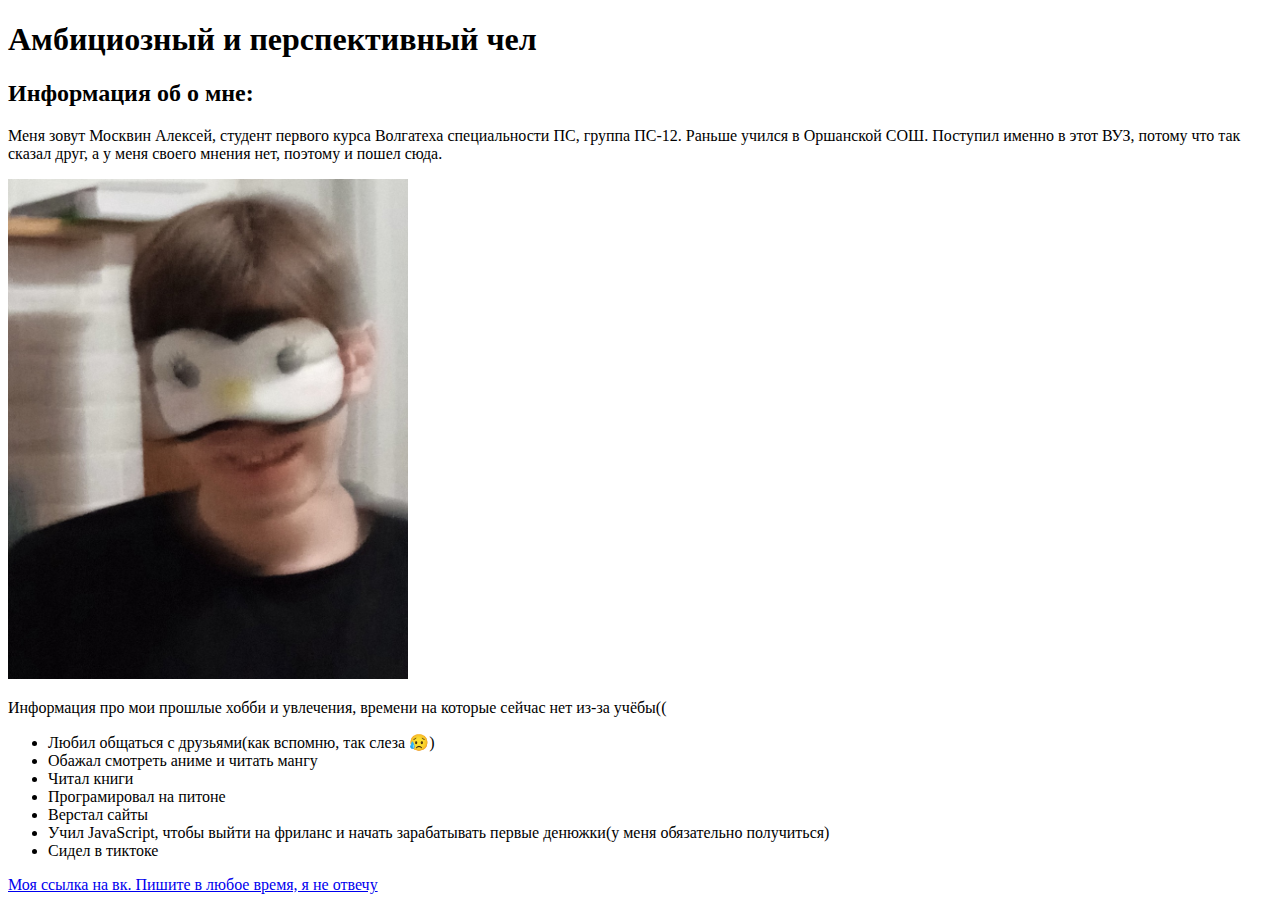
<file: lw4/index.html>
<!DOCTYPE html>
<html lang="ru">
<head>
 <meta charset="UTF-8">
 <title>Cамый мертвый гуль в тусовке</title>
</head>
<body>
 <header>
  <h1>Амбициозный и перспективный чел</h1>
 </header>
 <article>
  <h2>Информация об о мне:</h2>
  <p>
   Меня зовут Москвин Алексей, студент первого курса Волгатеха специальности ПС, группа ПС-12. Раньше учился в Оршанской СОШ.
   Поступил именно в этот ВУЗ, потому что так сказал друг, а у меня своего мнения нет, поэтому и пошел сюда.
  </p>
  <img src="my_awesome_photo.jpg" alt="Моя афигенная фотка" width="400" height="500">
  <p>Информация про мои прошлые хобби и увлечения, времени на которые сейчас нет из-за учёбы((</p>
  <ul>
   <li>Любил общаться с друзьями(как вспомню, так слеза &#128549;)</li>
   <li>Обажал смотреть аниме и читать мангу</li>
   <li>Читал книги</li>
   <li>Програмировал на питоне</li>
   <li>Верстал сайты</li>
   <li>Учил JavaScript, чтобы выйти на фриланс и начать зарабатывать первые денюжки(у меня обязательно получиться)</li>
   <li>Сидел в тиктоке</li>
  </ul>
 </article>
 <footer>
  <a href="https://vk.com/kai_yan">Моя ссылка на вк. Пишите в любое время, я не отвечу</a>
 </footer>
</body>
</html>
</file>
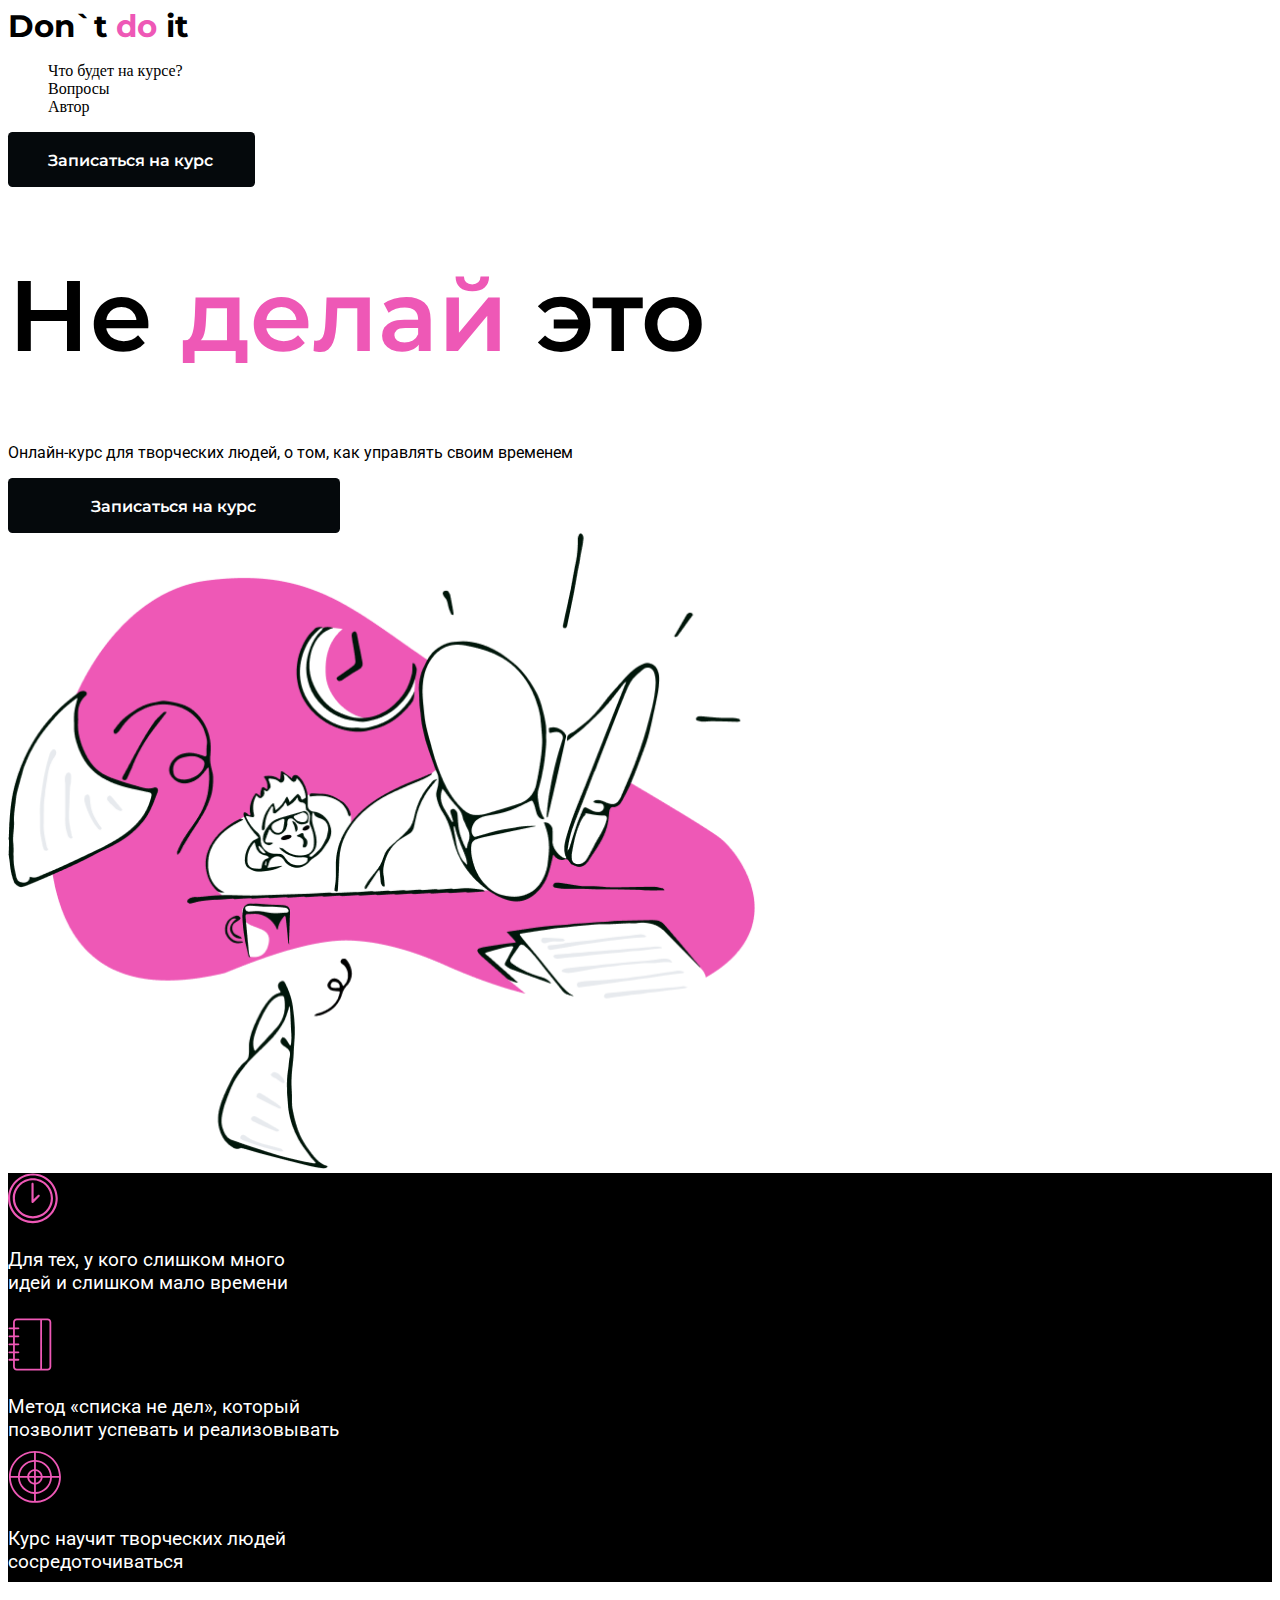
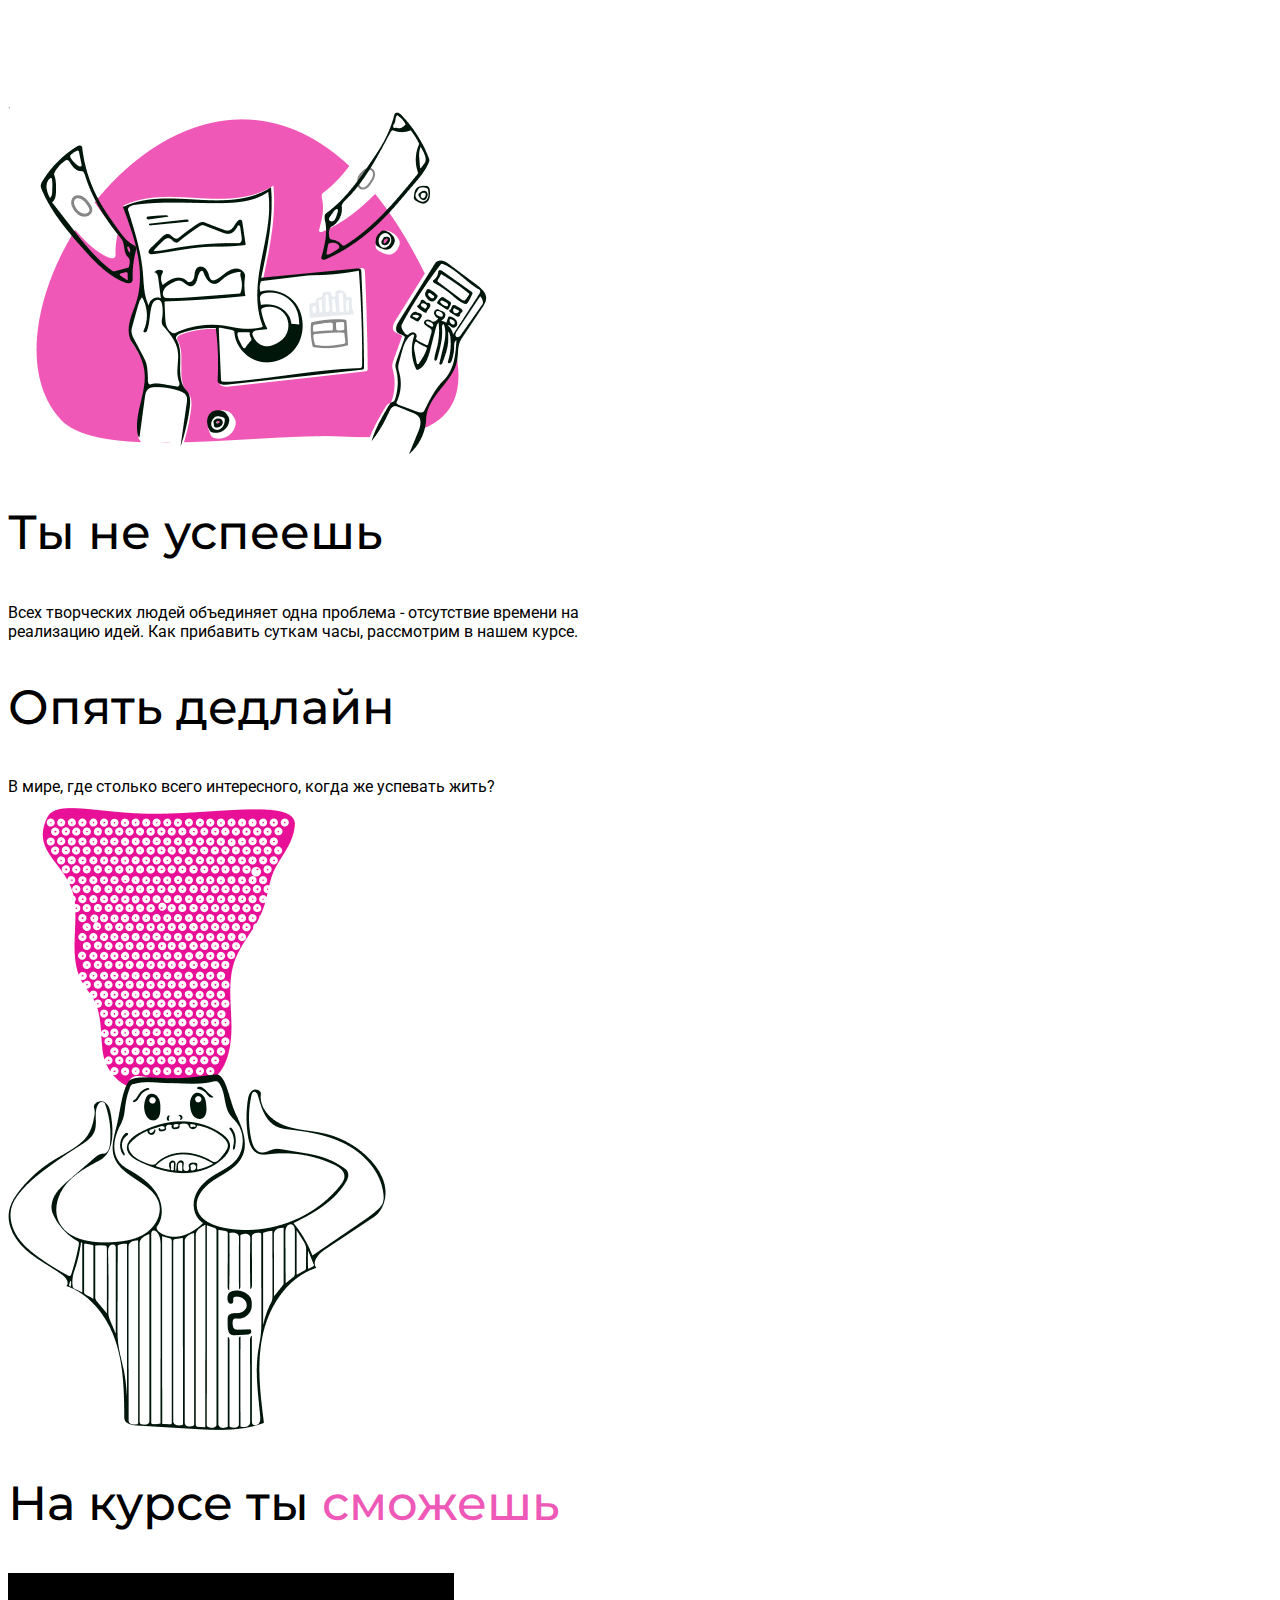
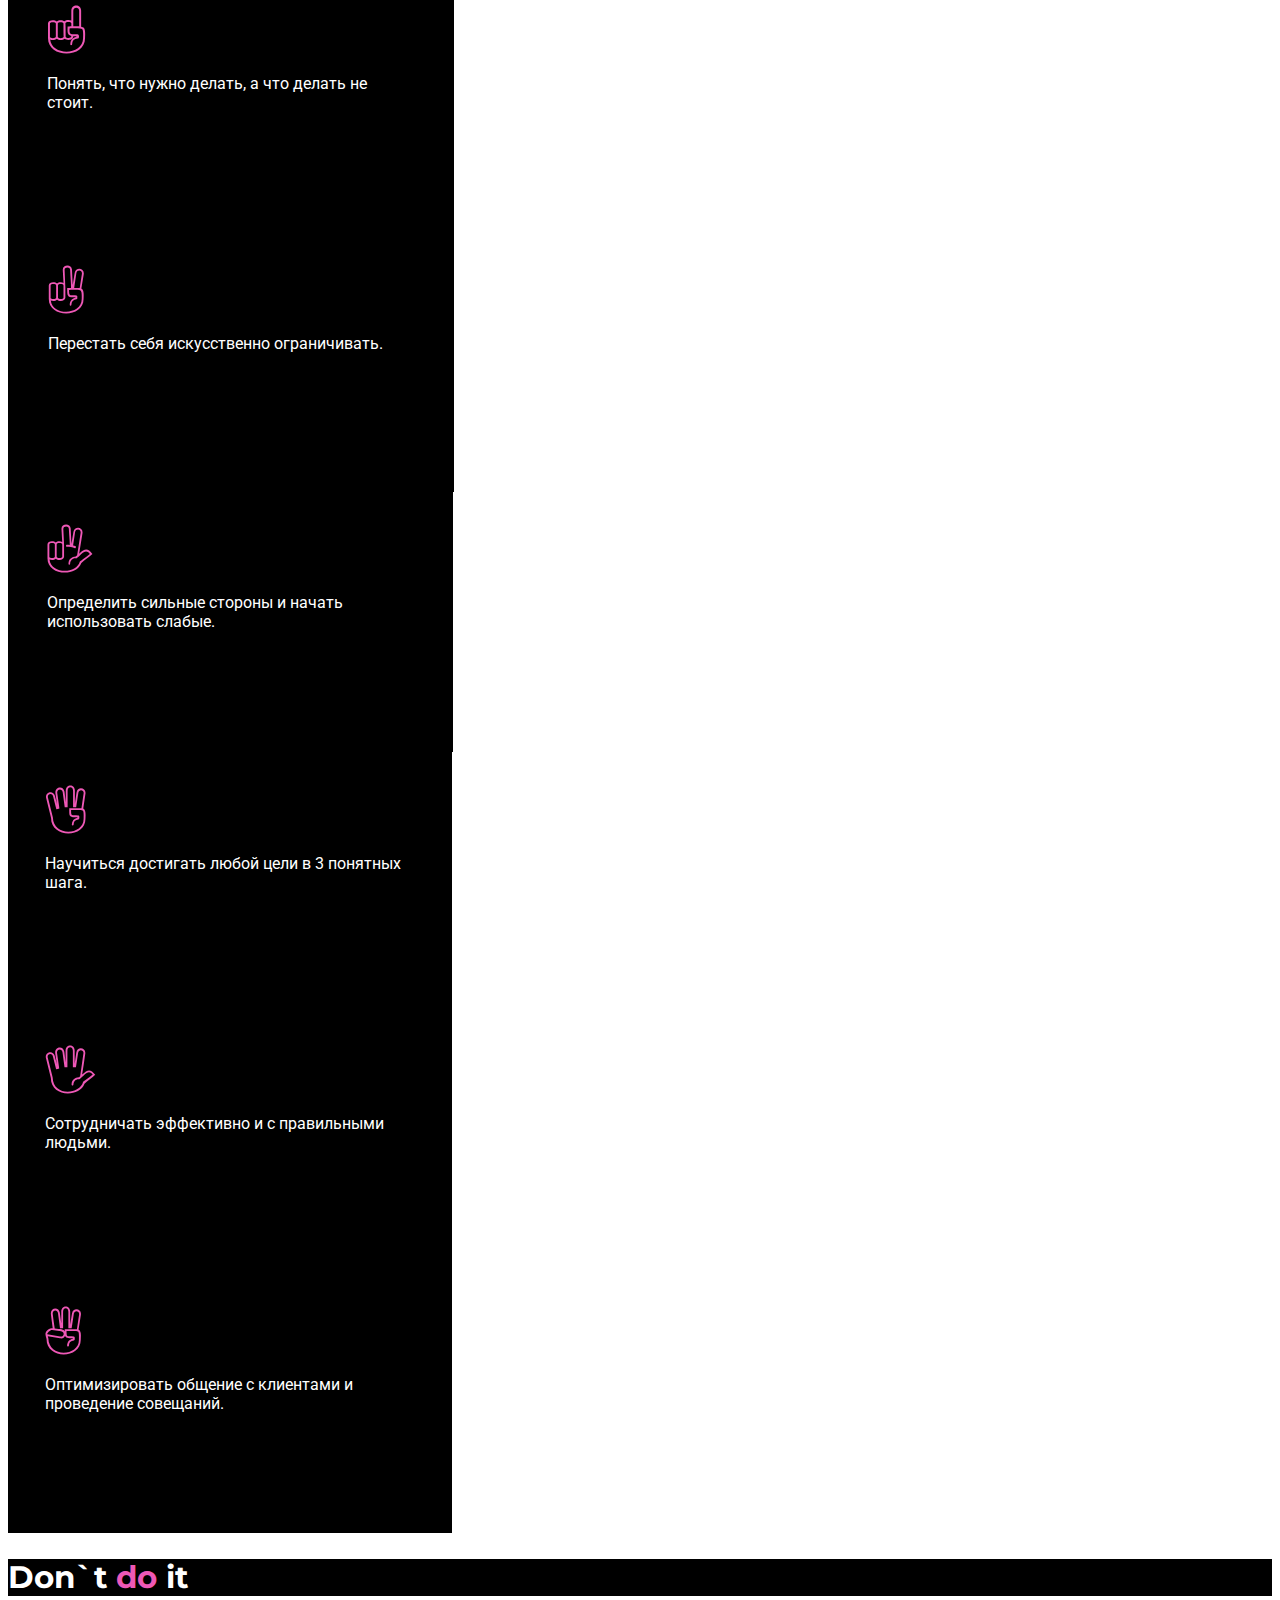
<file: lw5/index.html>
<!DOCTYPE html>
<html>

<head>
   <meta charset="UTF-8">
   <meta http-equiv="X-UA-Compatible" content="IE=edge">
   <meta name="viewport" content="width=device-width, initial-scale=1.0">
   <link rel="stylesheet" href="css/style.css">
   <link rel="preconnect" href="https://fonts.googleapis.com">
   <link rel="preconnect" href="https://fonts.gstatic.com" crossorigin>
   <link href="https://fonts.googleapis.com/css2?family=Montserrat:wght@500;600;700&family=Roboto&display=swap"
      rel="stylesheet">
   <title>Dont do it</title>
</head>

<body>
   <header>
      <div class="logo">Don`t <span class="pink">do</span> it</div>
      <nav>
         <ul>
            <li class="point_not_decoration"><a href="#" class="point__link_not_decoration">Что будет на курсе?</a></li>
            <li class="point_not_decoration"><a href="#" class="point__link_not_decoration">Вопросы</a></li>
            <li class="point_not_decoration"><a href="#" class="point__link_not_decoration">Автор</a></li>
         </ul>
      </nav>
      <div class="button button_short">Записаться на курс</div>
   </header>
   <main>
      <div class="main-block">
         <h1>Не <span class="pink">делай</span> это</h1>
         <div>
            <p class="text">Онлайн-курс для творческих людей, о том, как управлять своим временем</p>
         </div>
         <div class="button button_long">Записаться на курс</div>
         <img class="main_img" src="images/main_img.png" alt="">
      </div>

      <div class="for_whom">
         <div class="for_whom__block1">
            <img src="images/time.svg" alt="">
            <h3 class="for_whom__description">Для тех, у кого слишком много идей и слишком мало времени</h3>
         </div>

         <div class="for_whom__block2">
            <img src="images/notepad.svg" alt="">
            <h3 class="for_whom__description">Метод «списка не дел», который позволит успевать и реализовывать</h3>
         </div>

         <div class="for_whom__block3">
            <img src="images/target.svg" alt="">
            <h3 class="for_whom__description">Курс научит творческих людей сосредоточиваться</h3>
         </div>
      </div>

      <div class="motivation">
         <div class="motivation__block1">
            <img src="images/finances.png" alt="">
            <div class="motivation_block1__num1">
               <h2 class="motivation__heading">Ты не успеешь</h2>
               <p class="text">
                  Всех творческих людей объединяет одна проблема - отсутствие времени на реализацию идей.
                  Как прибавить суткам часы, рассмотрим в нашем курсе.
               </p>
            </div>
         </div>

         <div class="motivation__block2">
            <div class="motivation_block1__num2">
               <h2 class="motivation__heading">Опять дедлайн</h2>
               <p class="text">В мире, где столько всего интересного, когда же успевать жить?</p>
            </div>
            <img src="images/mind_blowing.png" alt="">
         </div>
      </div>

      <div class="description">
         <h2 class="description__heading">На курсе ты <span class="pink">сможешь</span></h2>
         <div class="description__block description__block1">
            <img src="images/one_fing.svg" alt="">
            <p class="text">Понять, что нужно делать, а что делать не стоит.</p>
         </div>

         <div class="description__block description__block2">
            <img src="images/two_fings.svg" alt="">
            <p class="text">Перестать себя искусственно ограничивать.</p>
         </div>

         <div class="description__block description__block3">
            <img src="images/tree_fings_first.svg" alt="">
            <p class="text">Определить сильные стороны и начать использовать слабые.</p>
         </div>

         <div class="description__block description__block4">
            <img src="images/four_fings.svg" alt="">
            <p class="text">Научиться достигать любой цели в 3 понятных шага.</p>
         </div>

         <div class="description__block description__block5">
            <img src="images/five_fings.svg" alt="">
            <p class="text">Сотрудничать эффективно и с правильными людьми.</p>
         </div>

         <div class="description__block description__block6">
            <img src="images/tree_fings_second.svg" alt="">
            <p class="text">Оптимизировать общение с клиентами и проведение совещаний.</p>
         </div>
      </div>
   </main>
   <footer>
      <h2 class="footer__text">Don`t <span class="pink">do</span> it</h2>
   </footer>
</body>
</html>
</file>
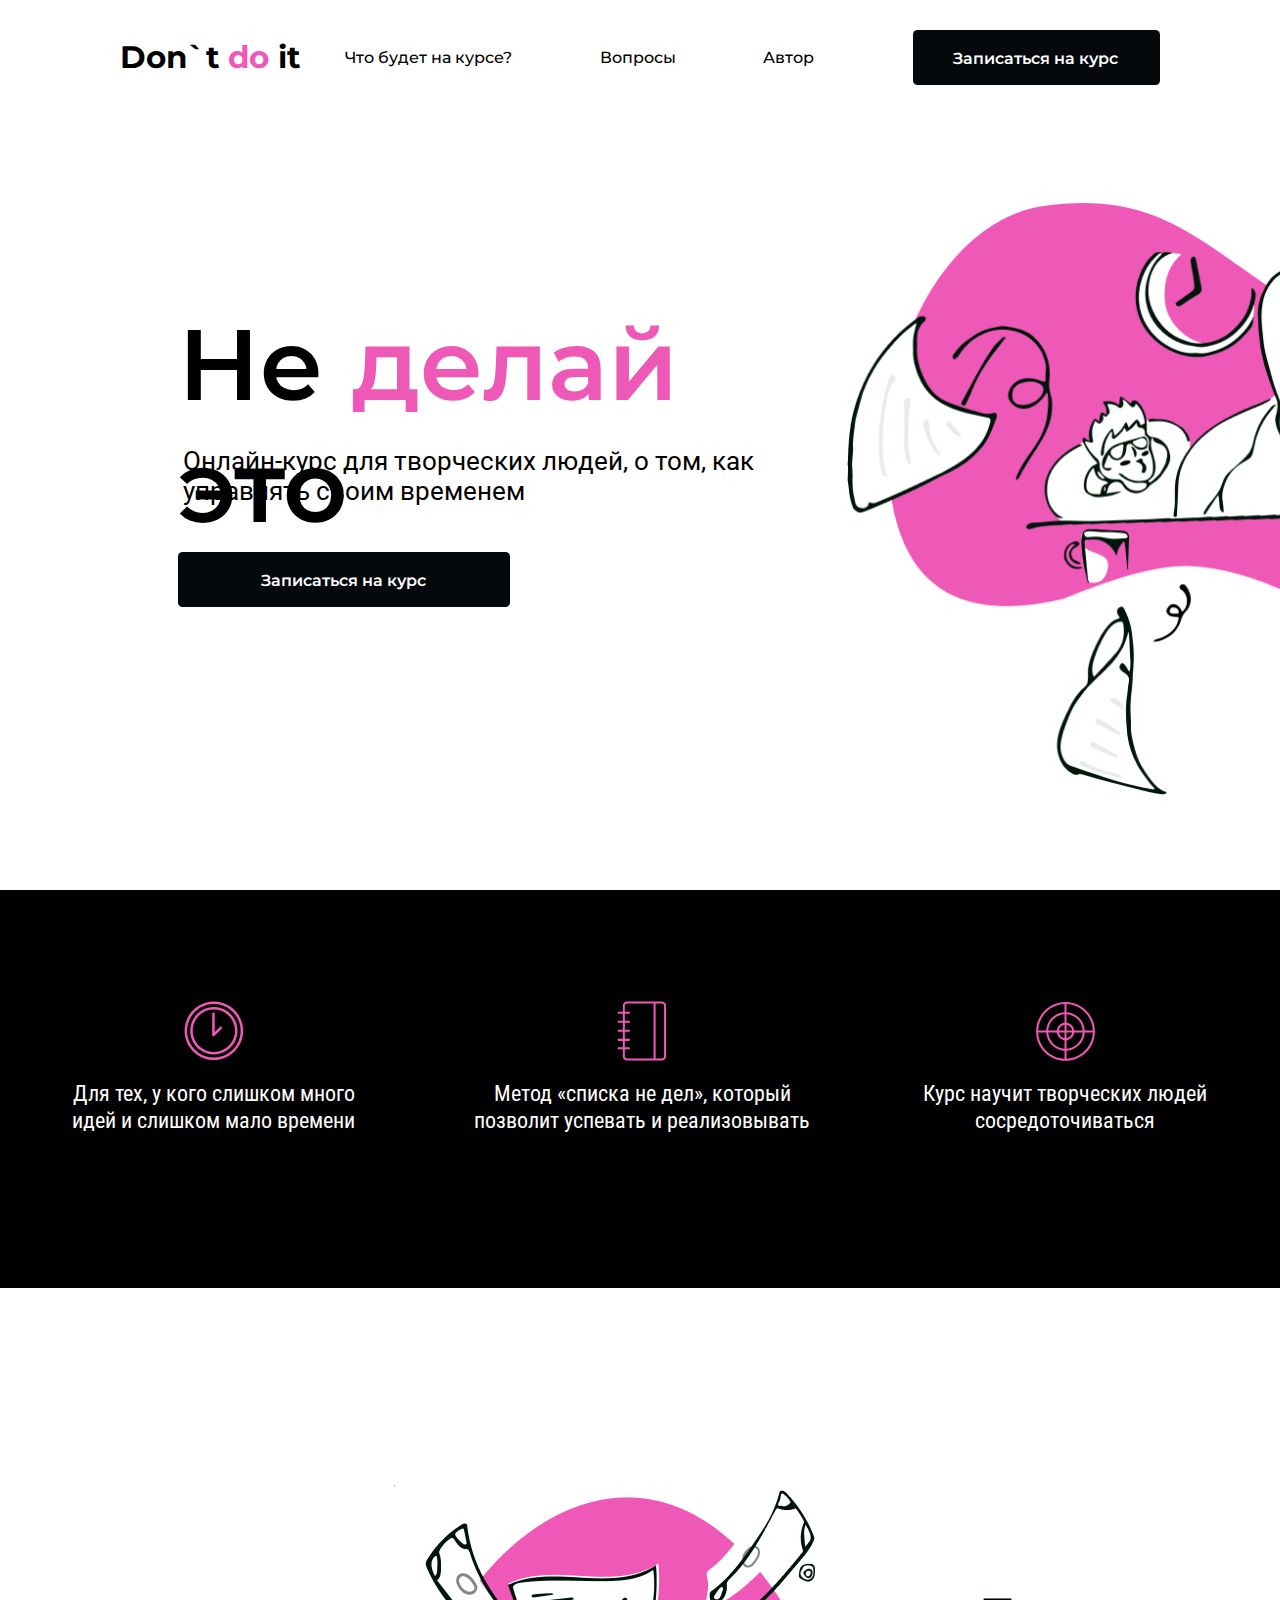
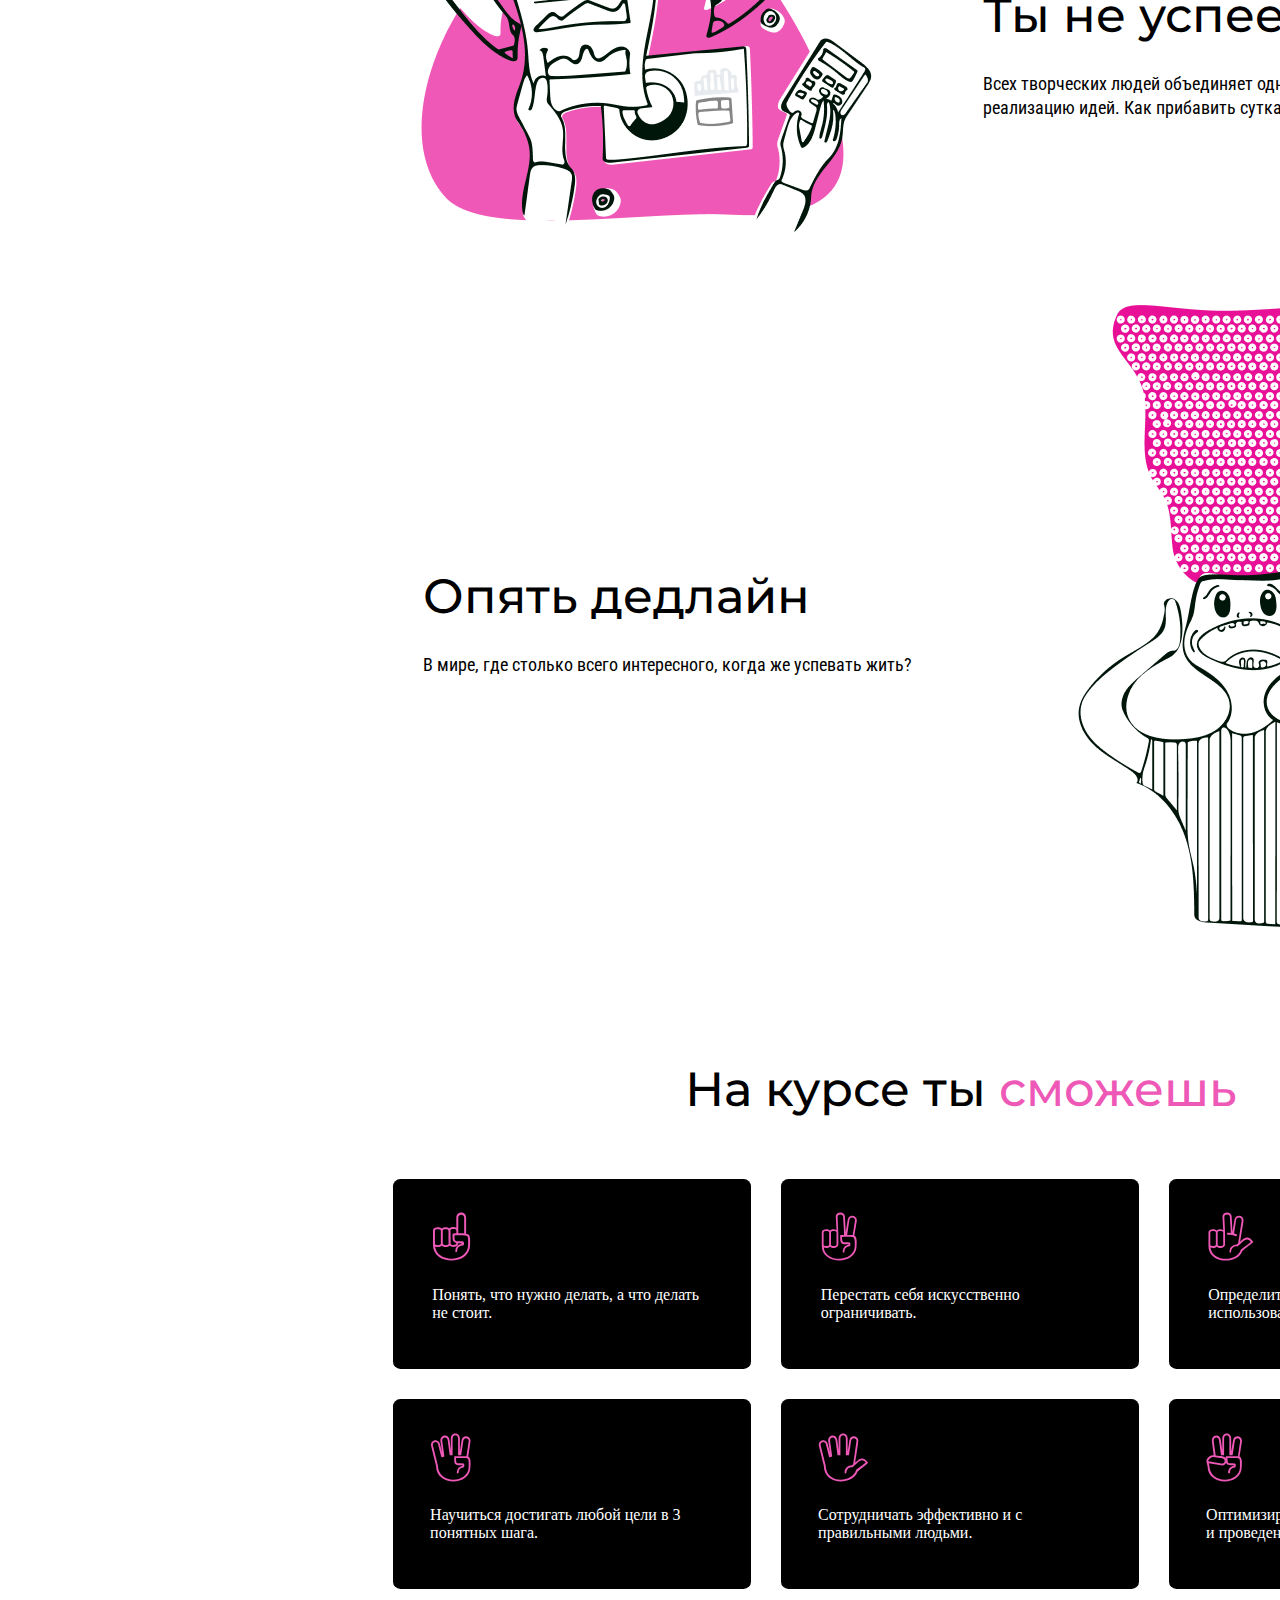
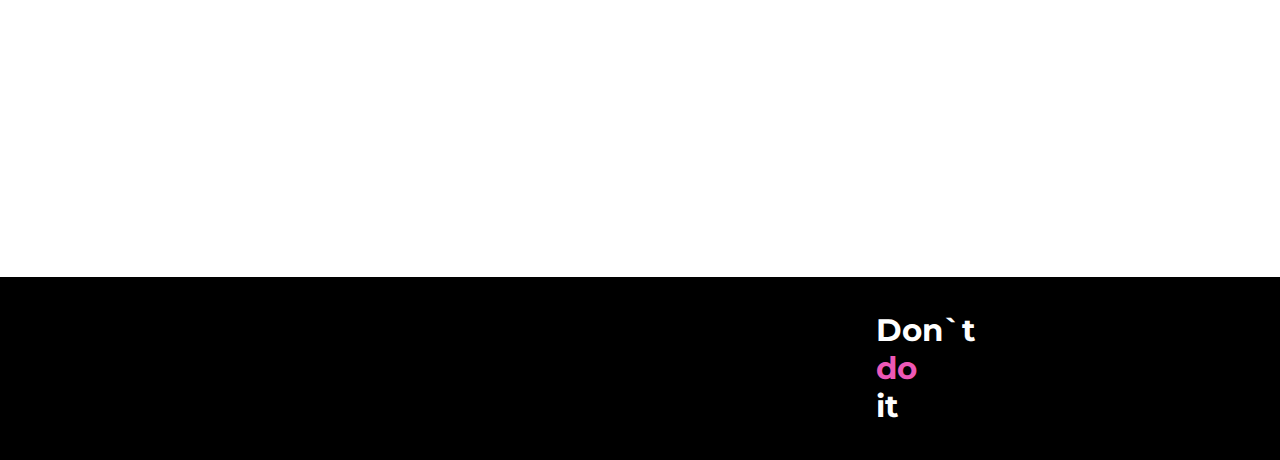
<file: lw6/index.html>
<!DOCTYPE html>
<html>
<head>
   <meta charset="UTF-8">
   <meta http-equiv="X-UA-Compatible" content="IE=edge">
   <meta name="viewport" content="width=device-width, initial-scale=1.0">
   <link rel="stylesheet" href="css/style.css">
   <link rel="preconnect" href="https://fonts.googleapis.com">
   <link rel="preconnect" href="https://fonts.gstatic.com" crossorigin>
   <link
      href="https://fonts.googleapis.com/css2?family=Montserrat:wght@500;600;700&family=Roboto&family=Roboto+Condensed&display=swap"
      rel="stylesheet">
   <title>Dont do it</title>
</head>
<body>
   <header class="top">
      <div class="logo">Don`t <span class="pink">do</span> it</div>
      <div class="top__interactive">
            <nav class="top__navigation">
               <ul class="top__elements">
                  <li class="point-not-decoration"><a href="#" class="point__link-not-decoration">Что будет на курсе?</a></li>
                  <li class="point-not-decoration"><a href="#" class="point__link-not-decoration">Вопросы</a></li>
                  <li class="point-not-decoration"><a href="#" class="point__link-not-decoration">Автор</a></li>
               </ul>
            </nav>
            <div class="button button_short">Записаться на курс</div>
      </div>
   </header>
   <main>
      <section class="main-block">
         <div class="main-block__info">
            <h1 class="main-title">Не <span class="pink">делай</span> это</h1>
            <div>
               <p class="main-block__text text">Онлайн-курс для творческих людей, о том, как управлять своим временем</p>
            </div>
            <div class="button button_long">Записаться на курс</div>
         </div>
         <img class="main_image" src="images/main_img.png" alt="">
      </section>

      <section class="for-whom">
         <div class="for-whom__info for-whom__block1">
            <img class="for-whom__icon" src="images/time.svg" alt="">
            <h3 class="for-whom__description">Для тех, у кого слишком много идей и слишком мало времени</h3>
         </div>

         <div class="for-whom__info for-whom__block2">
            <img class="for-whom__icon" src="images/notepad.svg" alt="">
            <h3 class="for-whom__description">Метод «списка не дел», который позволит успевать и реализовывать</h3>
         </div>

         <div class="for-whom__info for-whom__block3">
            <img class="for-whom__icon" src="images/target.svg" alt="">
            <h3 class="for-whom__description">Курс научит творческих людей сосредоточиваться</h3>
         </div>
      </section>

      <section class="motivation">
         <div class="motivation__block1">
            <img src="images/finances.png" alt="">
            <div class="motivation_block1__num1">
               <h2 class="motivation__heading">Ты не успеешь</h2>
               <p class="motivation_block1__simple-text">
                  Всех творческих людей объединяет одна проблема - отсутствие времени на реализацию идей.
                  Как прибавить суткам часы, рассмотрим в нашем курсе.
               </p>
            </div>
         </div>

         <div class="motivation__block2">
            <div class="motivation_block2__num2">
               <h2 class="motivation__heading">Опять дедлайн</h2>
               <p class="motivation-block2__simple-text text">В мире, где столько всего интересного, когда же успевать жить?</p>
            </div>
            <img src="images/mind_blowing.png" alt="">
         </div>
      </section>

      <section class="description">
         <h2 class="description__heading">На курсе ты <span class="pink">сможешь</span></h2>

         <div class="description__blocks">
            <div class="description__block description__block1">
               <img src="images/one_fing.svg" alt="">
               <p class="description__text">Понять, что нужно делать, а что делать не стоит.</p>
            </div>

            <div class="description__block description__block2">
               <img src="images/two_fings.svg" alt="">
               <p class="description__text">Перестать себя искусственно ограничивать.</p>
            </div>

            <div class="description__block description__block3">
               <img src="images/tree_fings_first.svg" alt="">
               <p class="description__text">Определить сильные стороны и начать использовать слабые.</p>
            </div>

            <div class="description__block description__block4">
               <img src="images/four_fings.svg" alt="">
               <p class="description__text">Научиться достигать любой цели в 3 понятных шага.</p>
            </div>

            <div class="description__block description__block5">
               <img src="images/five_fings.svg" alt="">
               <p class="description__text">Сотрудничать эффективно и с правильными людьми.</p>
            </div>

            <div class="description__block description__block6">
               <img src="images/tree_fings_second.svg" alt="">
               <p class="description__text">Оптимизировать общение с клиентами и проведение совещаний.</p>
            </div>
         </div>
      </section>
   </main>
   <footer class="end">
      <h2 class="end__text">Don`t <span class="pink">do</span> it</h2>
   </footer>
</body>
</html>
</file>
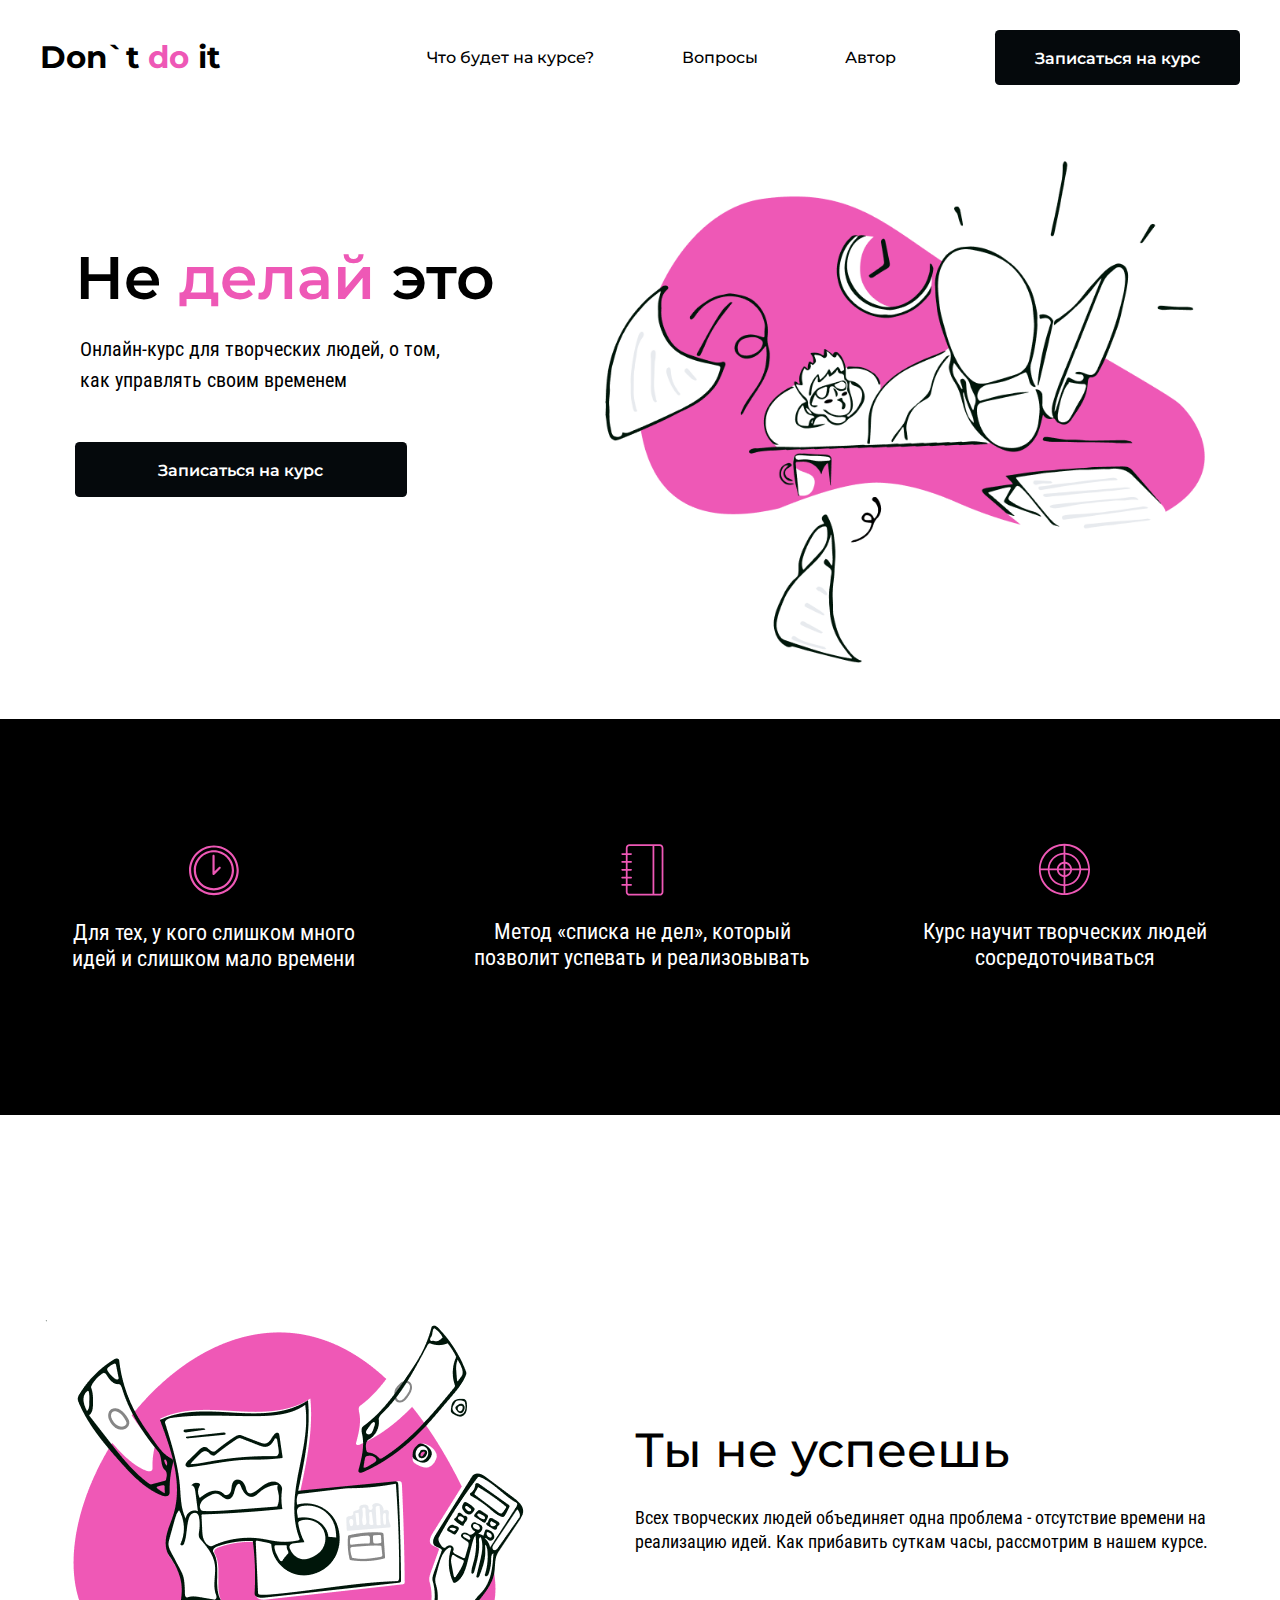
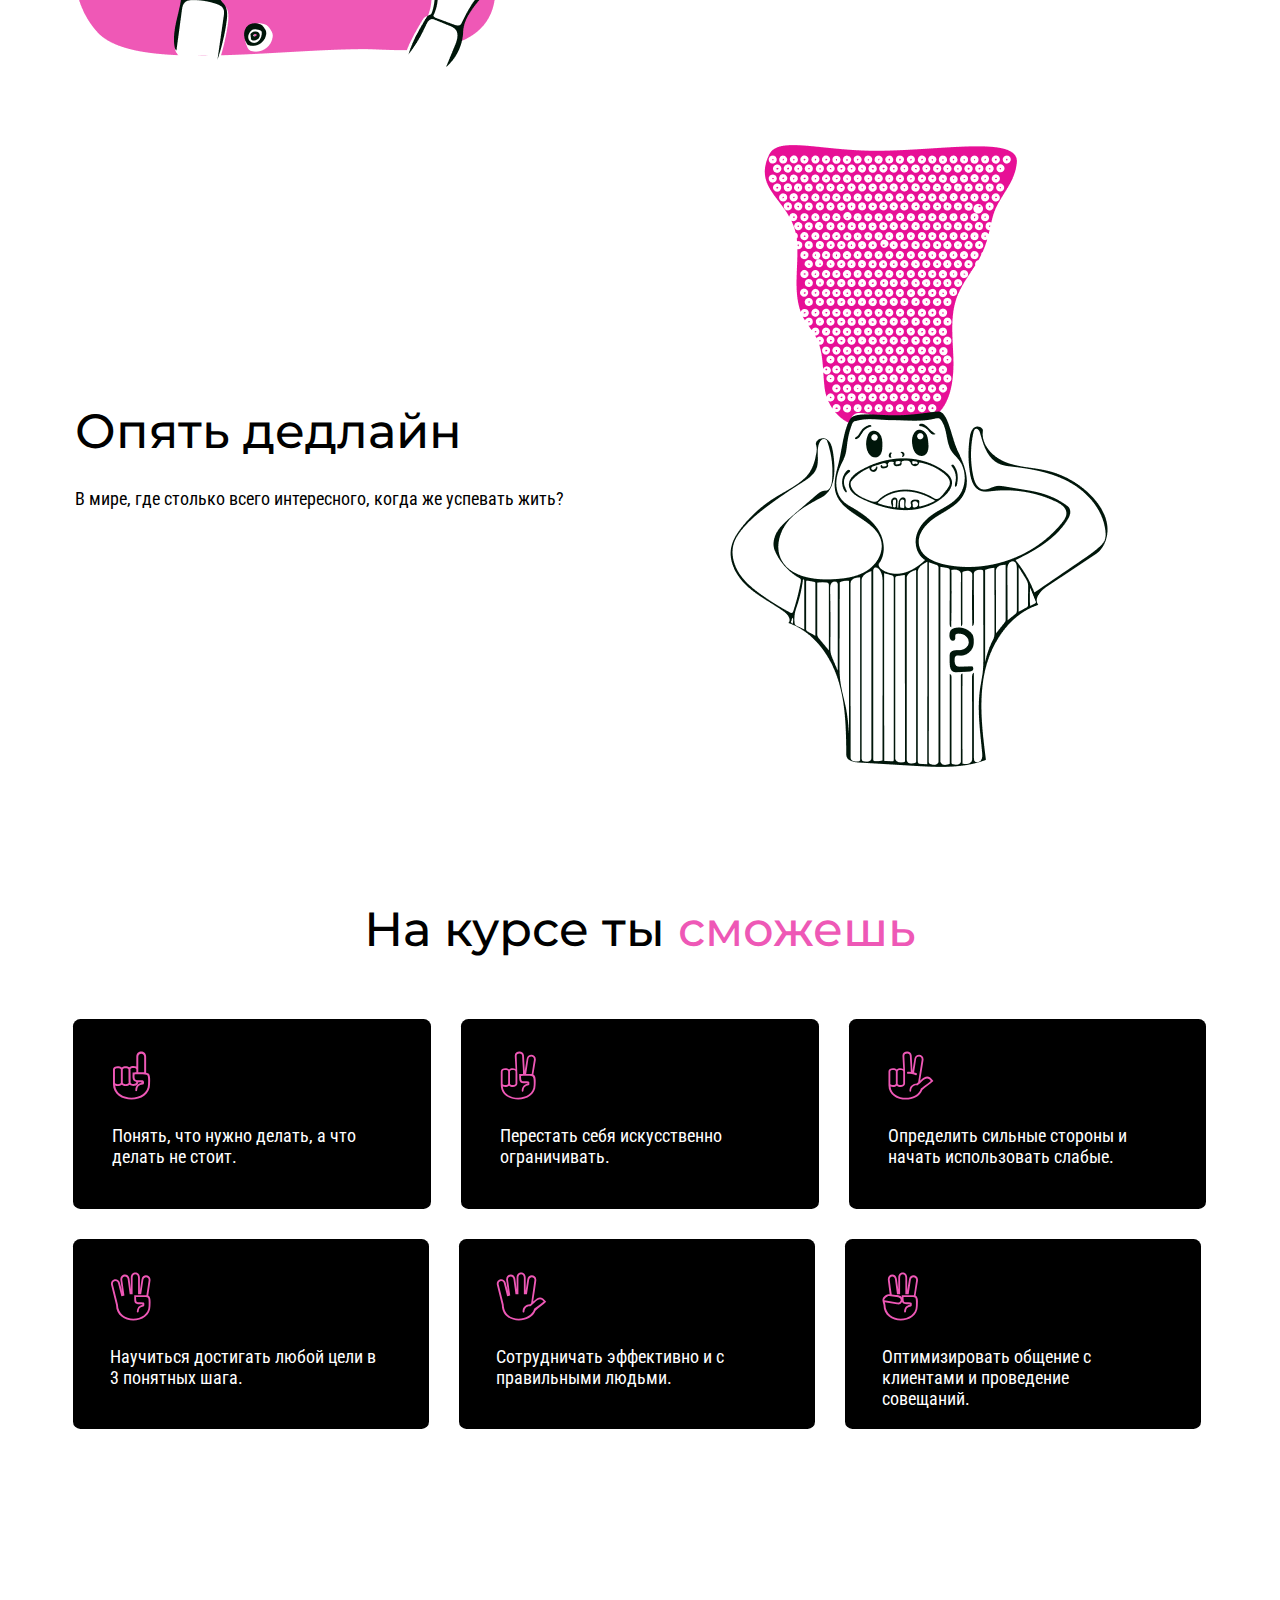
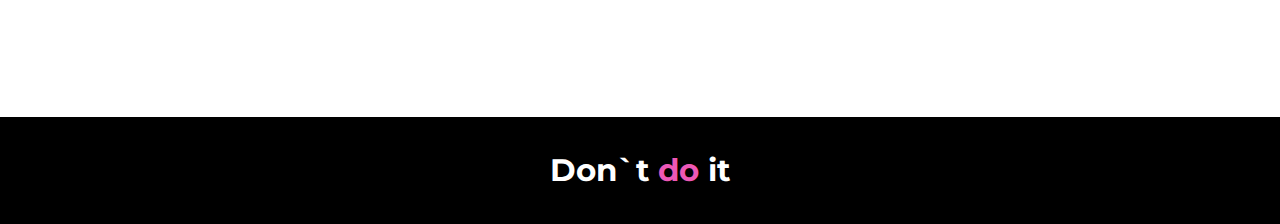
<file: lw7/index.html>
<!DOCTYPE html>
<html>
<head>
   <meta charset="UTF-8">
   <meta http-equiv="X-UA-Compatible" content="IE=edge">
   <meta name="viewport" content="width=device-width, initial-scale=1.0, maximum-scale=1.0, user-scalable=no" />
   <link rel="stylesheet" href="css/style.css">
   <link rel="stylesheet" href="css/media.css">
   <link rel="preconnect" href="https://fonts.googleapis.com">
   <link rel="preconnect" href="https://fonts.gstatic.com" crossorigin>
   <link
      href="https://fonts.googleapis.com/css2?family=Montserrat:wght@500;600;700&family=Roboto&family=Roboto+Condensed&display=swap"
      rel="stylesheet">
   <title>Dont do it</title>
</head>
<body>
   <article class="container">
      <header class="top">
         <div class="logo">Don`t <span class="pink">do</span> it</div>
         <div class="top__interactive">
            <nav class="top__navigation">
               <ul class="top__elements">
                  <li class="point-not-decoration"><a href="#" class="point__link-not-decoration">Что будет на курсе?</a></li>
                  <li class="point-not-decoration"><a href="#" class="point__link-not-decoration">Вопросы</a></li>
                  <li class="point-not-decoration"><a href="#" class="point__link-not-decoration">Автор</a></li>
               </ul>
            </nav>
            <div class="button button_short">Записаться на курс</div>
         </div>
      </header>
      <main>
         <section class="main-block">
            <div class="main-block__info">
               <h1 class="main-title">Не <span class="pink">делай</span> это</h1>
               <p class="main-block__text text">Онлайн-курс для творческих людей, о том, как управлять своим временем</p>
               <div class="button button_long">Записаться на курс</div>
            </div>
            <img class="main_image" src="images/main_img.png" alt="">
         </section>

         <section class="for-whom">
            <div class="for-whom__info for-whom__block1">
               <img class="for-whom__icon" src="images/time.svg" alt="">
               <h3 class="for-whom__description">Для тех, у кого слишком много идей и слишком мало времени</h3>
            </div>

            <div class="for-whom__info for-whom__block2">
               <img class="for-whom__icon" src="images/notepad.svg" alt="">
               <h3 class="for-whom__description">Метод «списка не дел», который позволит успевать и реализовывать</h3>
            </div>

            <div class="for-whom__info for-whom__block3">
               <img class="for-whom__icon" src="images/target.svg" alt="">
               <h3 class="for-whom__description">Курс научит творческих людей сосредоточиваться</h3>
            </div>
         </section>

         <section class="motivation">
            <div class="motivation__block1">
               <img class="motivation__image" src="images/finances.png" alt="">
               <div class="motivation_block1__num1">
                  <h2 class="motivation__heading">Ты не успеешь</h2>
                  <p class="motivation-block__simple-text">
                     Всех творческих людей объединяет одна проблема - отсутствие времени на реализацию идей.
                     Как прибавить суткам часы, рассмотрим в нашем курсе.
                  </p>
               </div>
            </div>

            <div class="motivation__block2">
               <div class="motivation_block2__num2">
                  <h2 class="motivation__heading">Опять дедлайн</h2>
                  <p class="motivation-block__simple-text">В мире, где столько всего интересного, когда же успевать жить?</p>
               </div>
               <img class="motivation__image" src="images/mind_blowing.png" alt="">
            </div>
         </section>

         <section class="description">
            <h2 class="description__heading">На курсе ты <span class="pink">сможешь</span></h2>

            <div class="description__blocks">
               <div class="description__block description__block1">
                  <img src="images/one_fing.svg" alt="">
                  <p class="description__text">Понять, что нужно делать, а что делать не стоит.</p>
               </div>

               <div class="description__block description__block2">
                  <img src="images/two_fings.svg" alt="">
                  <p class="description__text">Перестать себя искусственно ограничивать.</p>
               </div>

               <div class="description__block description__block3">
                  <img src="images/tree_fings_first.svg" alt="">
                  <p class="description__text">Определить сильные стороны и начать использовать слабые.</p>
               </div>

               <div class="description__block description__block4">
                  <img src="images/four_fings.svg" alt="">
                  <p class="description__text">Научиться достигать любой цели в 3 понятных шага.</p>
               </div>

               <div class="description__block description__block5">
                  <img src="images/five_fings.svg" alt="">
                  <p class="description__text">Сотрудничать эффективно и с правильными людьми.</p>
               </div>

               <div class="description__block description__block6">
                  <img src="images/tree_fings_second.svg" alt="">
                  <p class="description__text">Оптимизировать общение с клиентами и проведение совещаний.</p>
               </div>
            </div>
         </section>
      </main>
      <footer class="end">
         <h2 class="end__text">Don`t <span class="pink">do</span> it</h2>
      </footer>
   </article>
</body>
</html>
</file>
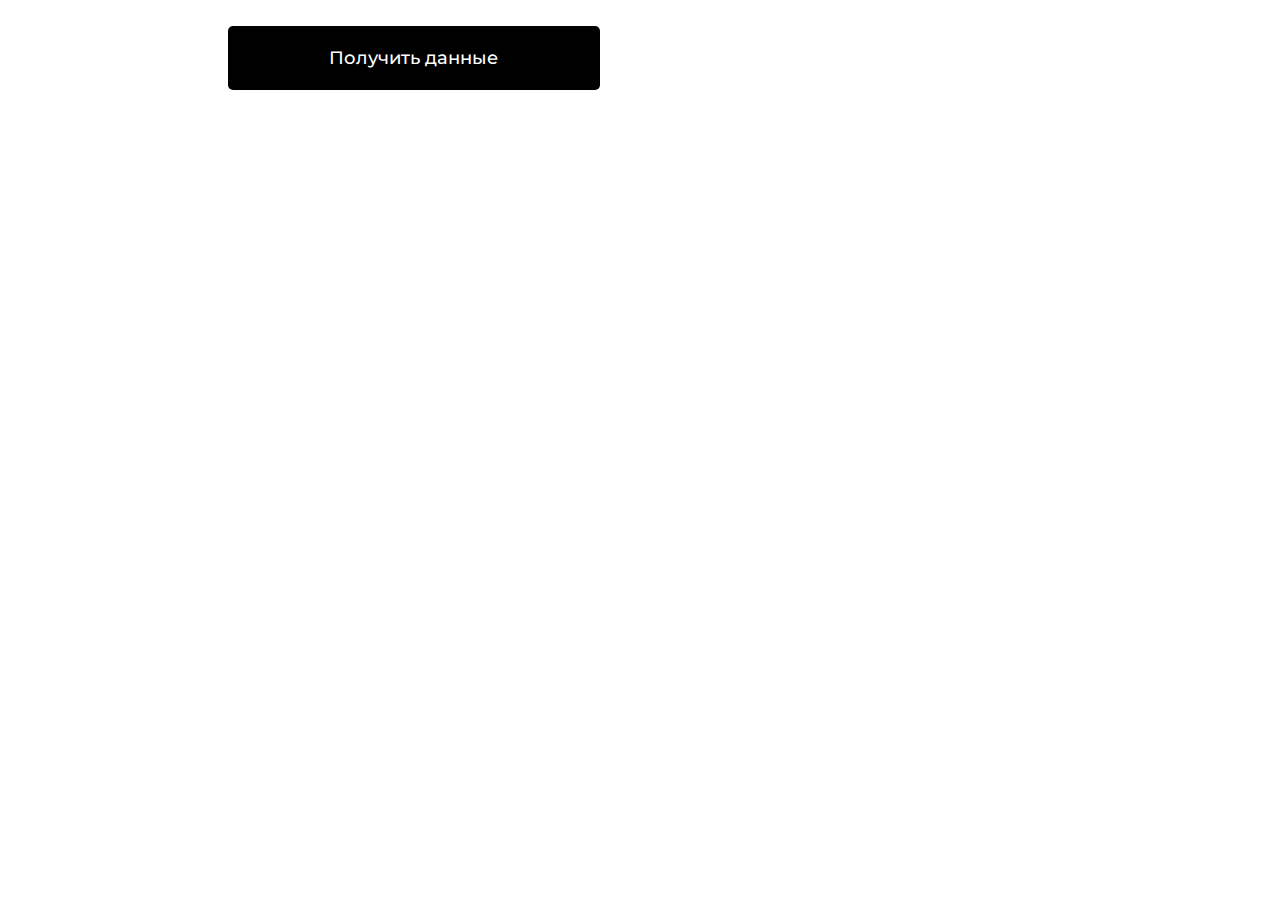
<file: lw11/2/index.html>
<!DOCTYPE html>
<html lang="en">
<head>
   <meta charset="UTF-8">
   <meta http-equiv="X-UA-Compatible" content="IE=edge">
   <meta name="viewport" content="width=device-width, initial-scale=1.0">
   <title>Document</title>

   <link
      href="https://fonts.googleapis.com/css2?family=Montserrat:wght@500;600;700&family=Roboto&family=Roboto+Condensed&display=swap"
      rel="stylesheet">
   <link rel="stylesheet" href="css/style.css">
   <script src="script/script.js" defer></script>
</head>
<body>
   <article class="container">
      <button class="button" id="btn">Получить данные</button>
      
      <section class="data">
         <!-- Данные всех пользователей через добавленные js -->
      </section>
   </article>

</body>
</html>
</file>
<file: lw5/css/style.css>
h1{
    font: 600 100px/122.35% 'Montserrat', sans-serif;
}

.text{
    font-family: 'Roboto';
}

.pink{
    color: #EE58B6;
}

.logo{
    font: 700 30.8354px/122.33% 'Montserrat', sans-serif;
}

.point_not_decoration{
    list-style-type: none;
    font: 500 'Montserrat', sans-serif;
}

.point__link_not_decoration{
    font: 500 'Montserrat', sans-serif;
    text-decoration: none;
    color: #000;
}

.button{
    height: 55px;
    box-sizing: border-box;
    border-radius: 4.59px;
    background-color: #05090C;
    color: #fff;
    font: 600 16px 'Montserrat', sans-serif
}

.button_short{
    padding: 19px 40px;
    width: 247px;
}

.button_long{
    padding: 19px 82.5px;
    width: 332px;
}

.main_img{
    width: 747.49px;
    height: 636.87px
}

.for_whom{
    background-color: #000;
    color: #fff;
}

.for_whom__block1{
    width: 285px;
    height: 145px;
}

.for_whom__block2{
    width: 337px;
    height: 132px;
}

.for_whom__block3{
    width: 293px;
    height: 132px;
}

.for_whom__description{
    font: 400 120% 'Roboto', sans-serif;
}

.motivation_block1__num1{
    width: 574px;
    height: 134.97px;
}

.motivation_block1__num2{
    width: 574px;
    height: 131.1px;
}

.motivation__heading{
    font: 500 48px/126.06% 'Montserrat', sans-serif;
}

.description__heading{
    font: 500 48px/59px 'Montserrat', sans-serif;
}

.description__block{
    width: 358px;
    height: 190px;
    background-color: #000;
    color: #fff;
}

.description__block1{
    padding: 32.36px 48.98px 37.27px 39.25px;
}

.description__block2{
    padding: 32.36px 48.5px 37.27px 39.74px;
}

.description__block3{
    padding: 32.36px 48.02px 37.27px 39.22px;
}

.description__block4{
    padding: 33.22px 48.98px 37.27px 37.12px;
}

.description__block5{
    padding: 33.22px 48.98px 37.27px 37.12px;
}

.description__block6{
    padding: 33.22px 48.98px 37.27px 37.12px;
}

footer{
    background-color: #000;
    color: #fff;
}

.footer__text{
    font: 700 30.8354px/122.33% 'Montserrat', sans-serif;
}
</file>
<file: lw6/css/style.css>
*
{
    margin: 0;
}

.top
{
    margin: 30px 120px 0 120px;
    display: -webkit-box;
    display: -ms-flexbox;
    display: flex;
    -webkit-box-pack: justify;
        -ms-flex-pack: justify;
            justify-content: space-between;
    -webkit-box-align: center;
        -ms-flex-align: center;
            align-items: center;
}

.main-title
{
    font: 600 100px/122.35% 'Montserrat', sans-serif;
    height: 138px;
}

.text
{
    font-family: 'Roboto', sans-serif;
}

.pink
{
    color: #EE58B6;
}

.logo
{
    font: 700 30.8354px/122.33% 'Montserrat', sans-serif;
}

.top__interactive
{
    display: -webkit-box;
    display: -ms-flexbox;
    display: flex;
}

.top__navigation
{
    display: flex;
    align-items: center;
}

.top__elements
{
    width: 469px;
    padding: 0;
    display: -webkit-box;
    display: -ms-flexbox;
    display: flex;
    -webkit-box-pack: justify;
        -ms-flex-pack: justify;
            justify-content: space-between;
}

.point-not-decoration
{
    display: inline;
    list-style-type: none;
    font: 500 16px/19.5px 'Montserrat', sans-serif;
}

.point__link-not-decoration
{
    font: 500 'Montserrat', sans-serif;
    text-decoration: none;
    color: #000;
}

.button
{
    height: 55px;
    -webkit-box-sizing: border-box;
            box-sizing: border-box;
    border-radius: 4.59px;
    background-color: #05090C;
    color: #fff;
    font: 600 16px 'Montserrat', sans-serif
}

.button_short
{
    margin-left: 99px;
    padding: 19px 40px;
    width: 247px;
}

.button_long
{
    margin-top: 46px;
    padding: 19px 82.5px;
    width: 332px;
}

.main-block
{
    margin: 43px 0 64.78px 148px;
    padding: 30.35px;
    display: -webkit-box;
    display: -ms-flexbox;
    display: flex;
}

.main-block__info
{
    margin-right: 74px;
    padding-top: 145px;
}

.main-block__text
{
    margin: 4.69px;
    width: 585px;
    font-size: 26px;
    font-weight: 400;
}

.main_image
{
    width: 747.49px;
    height: 636.87px;
}

.for-whom
{
    background-color: #000;
    color: #fff;
    display: -webkit-box;
    display: -ms-flexbox;
    display: flex;
    -webkit-box-pack: center;
        -ms-flex-pack: center;
            justify-content: center;
    padding: 111px 0 142px;
}

.for-whom__info
{
    display: -webkit-box;
    display: -ms-flexbox;
    display: flex;
    -webkit-box-orient: vertical;
    -webkit-box-direction: normal;
        -ms-flex-direction: column;
            flex-direction: column;
    -webkit-box-align: center;
        -ms-flex-align: center;
            align-items: center;
}

.for-whom__block1
{
    width: 290px;
    height: 145px;
    margin-right: 115px;
}

.for-whom__block2
{
    width: 337px;
    height: 132px;
    margin-right: 108px;
}

.for-whom__block3
{
    width: 293px;
    height: 132px;
}

.for-whom__icon
{
    width: 60px;
    height: 60px;
}

.for-whom__description
{
    font: 400 22px/26.4px 'Roboto Condensed', sans-serif;
    text-align: center;
    margin-top: 20px;
}

.motivation__block1
{
    margin: 72px 391px 0 393px;
    display: -webkit-box;
    display: -ms-flexbox;
    display: flex;
}

.motivation__block2
{
    margin: 35px 392px 0 393px;
    padding-left: 30px;
    display: -webkit-box;
    display: -ms-flexbox;
    display: flex;
}

.motivation_block1__num1
{
    margin-top: 225px;
    margin-left: 52px;
    width: 574px;
    height: 134.97px;
}

.motivation_block2__num2
{
    margin-top: 295px;
    margin-right: 57px;
    width: 574px;
    height: 131.1px;
}

.motivation__heading
{
    font: 500 48px/126.06% 'Montserrat', sans-serif;
}

.motivation_block1__simple-text
{
    font: 400 18px/24.3px 'Roboto Condensed', sans-serif;
    margin-top: 25.97px;
    font-size: 18px;
    line-height: 24px;
    width: 574px;
}

.motivation-block2__simple-text
{
    font: 400 18px/24.3px 'Roboto Condensed', sans-serif;
    margin-top: 26px;
    width: 574px;
}

.description
{
    margin-top: 98px;
    margin-left: 393px;
    display: -webkit-box;
    display: -ms-flexbox;
    display: flex;
    -webkit-box-orient: vertical;
    -webkit-box-direction: normal;
        -ms-flex-direction: column;
            flex-direction: column;
    -webkit-box-align: center;
        -ms-flex-align: center;
            align-items: center;
    width: 1135px;
}

.description__heading
{
    font: 500 48px/59px 'Montserrat', sans-serif;
}

 .description__blocks
{
    margin-top: 60px;
    display: -webkit-box;
    display: -ms-flexbox;
    display: flex;
    -ms-flex-wrap: wrap;
        flex-wrap: wrap;
} 

.description__block
{
    border-radius: 7.35723px;
    width: 358px;
    height: 190px;
    background-color: #000;
    color: #fff;
    -webkit-box-sizing: border-box;
            box-sizing: border-box;
}

.description__block1
{
    padding: 32.36px 48.98px 37.27px 39.25px;
}

.description__block2
{
    padding: 32.36px 48.5px 37.27px 39.74px;
    margin-left: 30px;
}

.description__block3
{
    padding: 32.36px 48.02px 37.27px 39.22px;
    margin-left: 30px;
}

.description__block4
{
    padding: 33.22px 48.98px 37.27px 37.12px;
    margin-top: 30px;
}

.description__block5
{
    padding: 33.22px 48.98px 37.27px 37.12px;
    margin-top: 30px;
    margin-left: 30px;
}

.description__block6
{
    padding: 33.22px 48.98px 37.27px 37.12px;
    margin-top: 30px;
    margin-left: 30px;
}

.description__text{
    margin-top: 20.87px;
    font: 400 18px/21,09px 'Roboto Condensed', sans-serif;
}

.end
{
    margin-top: 288px;
    padding: 35px 841px 35.31px 876px;
    background-color: #000;
    color: #fff;
}

.end__text
{
    font: 700 30.8354px/122.33% 'Montserrat', sans-serif;
}
</file>
<file: lw7/css/style.css>
*
{
    margin: 0;
}


.top
{
    margin: 0 auto;
    padding: 0 40px;
    margin-top: 30px;
    max-width: 1680px;
    display: -webkit-box;
    display: -ms-flexbox;
    display: flex;
    -webkit-box-pack: justify;
        -ms-flex-pack: justify;
            justify-content: space-between;
    -webkit-box-align: center;
        -ms-flex-align: center;
            align-items: center;
}

.main-title
{
    font: 600 100px/122.35% 'Montserrat', sans-serif;
}

.text
{
    font-family: 'Roboto', sans-serif;
}

.pink
{
    color: #EE58B6;
}

.logo
{
    font: 700 30.8354px/122.33% 'Montserrat', sans-serif;
}

.top__interactive
{
    display: -webkit-box;
    display: -ms-flexbox;
    display: flex;
}

.top__navigation
{
    display: flex;
    align-items: center;
}

.top__elements
{
    min-width: 469px;
    padding: 0;
    display: -webkit-box;
    display: -ms-flexbox;
    display: flex;
    -webkit-box-pack: justify;
        -ms-flex-pack: justify;
            justify-content: space-between;
}

.point-not-decoration
{
    display: inline;
    list-style-type: none;
    font: 500 16px/19.5px 'Montserrat', sans-serif;
}

.point__link-not-decoration
{
    font: 500 'Montserrat', sans-serif;
    text-decoration: none;
    color: #000;
}

.button
{
    max-height: 55px;
    -webkit-box-sizing: border-box;
            box-sizing: border-box;
    border-radius: 4.59px;
    background-color: #05090C;
    color: #fff;
    font: 600 16px 'Montserrat', sans-serif
}

.button_short
{
    margin-left: 99px;
    padding: 19px 40px;
    max-width: 247px;
}

.button_long
{
    margin-top: 46px;
    padding: 19px 82.5px;
    max-width: 332px;
}

.main-block
{
    max-width: 1580px;
    margin: 0 auto;
    margin-bottom: 56px;
    padding: 76px 0px 0px 10px;
    display: -webkit-box;
    display: -ms-flexbox;
    display: flex;
}

.main-block__info
{
    padding-top: 148px;
    max-width: 745px;
    margin-right: 78px;
}

.main-block__text
{
    margin-left: 4.69px;
    margin-top: 20px;
    max-width: 585px;
    font: 400 26px/31px 'Roboto Condensed', sans-serif;
}

.for-whom
{
    background-color: #000;
    color: #fff;
    display: -webkit-box;
    display: -ms-flexbox;
    display: flex;
    -webkit-box-pack: center;
        -ms-flex-pack: center;
            justify-content: center;
    padding: 121px 0 142px;
}

.for-whom__info
{
    display: -webkit-box;
    display: -ms-flexbox;
    display: flex;
    -webkit-box-orient: vertical;
    -webkit-box-direction: normal;
        -ms-flex-direction: column;
            flex-direction: column;
    -webkit-box-align: center;
        -ms-flex-align: center;
            align-items: center;
}

.for-whom__block1
{
    max-width: 290px;
    max-height: 145px;
    margin-right: 115px;
}

.for-whom__block2
{
    max-width: 337px;
    max-height: 132px;
    margin-right: 108px;
}

.for-whom__block3
{
    max-width: 293px;
    max-height: 132px;
}

.for-whom__icon
{
    max-width: 60px;
    max-height: 60px;
}

.for-whom__description
{
    font: 400 22px/26.4px 'Roboto Condensed', sans-serif;    
    text-align: center;
    margin-top: 20px;
}

.motivation
{
    margin: 0 auto;
    padding-top: 80px;
    padding-left: 10px;
    max-width: 1200px;
}

.motivation__block1
{
    display: -webkit-box;
    display: -ms-flexbox;
    display: flex;
}

.motivation__block2
{
    margin-top: 40px;
    padding-left: 30px;
    display: -webkit-box;
    display: -ms-flexbox;
    display: flex;
}

.motivation_block1__num1
{
    margin-top: 225px;
    margin-left: 52px;
    max-width: 574px;
    max-height: 134.97px;
}

.motivation_block2__num2
{
    margin-top: 290px;
    margin-right: 142px;
    max-width: 574px;
    max-height: 131.1px;
}

.motivation__heading
{
    font: 500 48px/126.06% 'Montserrat', sans-serif;
}

.motivation-block__simple-text
{
    font: 400 18px/24.3px 'Roboto Condensed', sans-serif;
    margin-top: 26px;
    max-width: 574px;
}

.description
{
    margin: 0 auto;
    margin-top: 98px;
    display: -webkit-box;
    display: -ms-flexbox;
    display: flex;
    -webkit-box-orient: vertical;
    -webkit-box-direction: normal;
        -ms-flex-direction: column;
            flex-direction: column;
    -webkit-box-align: center;
        -ms-flex-align: center;
            align-items: center;
    max-width: 1135px;
}

.description__heading
{
    font: 500 48px/59px 'Montserrat', sans-serif;
}

 .description__blocks
{
    margin-top: 60px;
    display: -webkit-box;
    display: -ms-flexbox;
    display: flex;
    -ms-flex-wrap: wrap;
        flex-wrap: wrap;
} 

.description__block
{
    border-radius: 7.35723px;
    max-width: 358px;
    max-height: 190px;
    min-height: 190px;
    background-color: #000;
    color: #fff;
    -webkit-box-sizing: border-box;
            box-sizing: border-box;
}

.description__block1
{
    padding: 32.36px 48.98px 37.27px 39.25px;
}

.description__block2
{
    padding: 32.36px 48.5px 37.27px 39.74px;
    margin-left: 30px;
}

.description__block3
{
    padding: 32.36px 48.02px 37.27px 39.22px;
    margin-left: 30px;
}

.description__block4
{
    padding: 33.22px 48.98px 37.27px 37.12px;
    margin-top: 30px;
}

.description__block5
{
    padding: 33.22px 48.98px 37.27px 37.12px;
    margin-top: 30px;
    margin-left: 30px;
}

.description__block6
{
    padding: 33.22px 48.98px 37.27px 37.12px;
    margin-top: 30px;
    margin-left: 30px;
}

.description__text{
    margin-top: 20.87px;
    font: 400 18px/21px 'Roboto Condensed', sans-serif;
    max-width: 270px;
}

.end
{
    margin-top: 288px;
    display: flex;
    justify-content: center;
    align-items: center;
    padding: 35px 0;
    background-color: #000;
    color: #fff;
}

.end__text
{
    font: 700 30.8354px/122.33% 'Montserrat', sans-serif;
}
</file>
<file: lw7/css/media.css>
@media screen and (max-width:1630px) 
{
    .main-title 
    {
        font-size: calc(75px + (100 - 75) * ((100vw - 1365px) / (1920 - 1365)));
    }

    .main-block 
    {
        padding: 76px 20px 0 20px;
        justify-content: space-around;
    }

    .main-block__info 
    {
        margin-right: 0px;
    }

    .main-block__text 
    {
        font-size: 20px;
        max-width: 360px;
    }
}

@media screen and (max-width:1365px) 
{
    .main-title 
    {
        font-size: 57px;
    }

    .main-block__info 
    {
        margin-right: 50px;
    }
}

@media screen and (max-width:1300px) 
{
    .main-block 
    {
        justify-content: space-around;
    }

    .main-title 
    {
        font-size: 60px;
    }

    .main_image 
    {
        max-width: 600px;
    }

    .main-block__info 
    {
        margin-right: 0;
        padding-top: 80px;
    }
}

@media screen and (max-width:1200px) 
{
    .main-block 
    {
        padding-top: 50px;
    }

    .top 
    {
        flex-direction: column;
    }

    .top__interactive 
    {
        margin-top: 10px;
    }

    .main-title 
    {
        font-size: 50px;
    }

    .main_image 
    {
        max-width: 540px;
    }

    .main-block__info 
    {
        padding-top: 80px;
        margin-right: 10px;
    }

    .for-whom 
    {
        justify-content: space-evenly;
    }

    .for-whom__info 
    {
        margin: 0;
    }

    .for-whom__description 
    {
        font-size: 20px;
    }

    .motivation 
    {
        padding: 0 25px;
        padding-top: 40px;
    }

    .motivation_block1__num1 
    {
        margin-left: 0;
    }

    .motivation_block2__num2 
    {
        margin-right: 0;
    }

    .description__blocks 
    {
        margin-top: 20px;
        justify-content: center;
    }

    .description__block 
    {
        margin: 0;
        margin-left: 20px;
        margin-top: 20px;
    }

    .end 
    {
        margin-top: 150px;
        padding: 23px 0;
    } 
}

@media screen and (max-width: 1000px) 
{

    .top__interactive 
    {
        width: 90%;
        justify-content: space-between;
    }

    .button_short 
    {
        margin-left: 0;
    }

    .main-block 
    {
        padding-top: 60px;
        flex-direction: column-reverse;
        align-items: center;
    }

    .main-block__info 
    {
        margin-right: 0;
        padding-top: 20px;
        align-items: center;
        justify-content: center;
    }

    .main-block__text 
    {
        margin: 0 auto;
        margin-top: 10px;
        text-align: center;
    }

    .main-title 
    {
        font-size: 70px;
    }

    .button_long 
    {
        margin: 0 auto;
        margin-top: 20px;
    }

    .main_image 
    {
        max-width: 90%;
    }

    .for-whom
    {
        padding: 120px 0;
    }

    .for-whom__info
    {
        width: 30%;
    }

    .for-whom__description
    {
        font-size: 16px;
    }

    .motivation
    {
        padding-top: 0;
    }

    .motivation__block1
    {
        flex-direction: column;
        align-items: center;
    }

    .motivation__block2
    {
        flex-direction: column-reverse;
        align-items: center;
        padding-left: 0;
    }

    .motivation__image
    {
        max-width: 75%;
    }

    .motivation_block1__num1
    {
        margin-top: 20px;
        display: flex;
        flex-direction: column;
        align-items: center;
    }

    .motivation_block2__num2
    {
        margin-top: 20px;
        display: flex;
        flex-direction: column;
        align-items: center;
    }

    .motivation_block__simple-text
    {
        margin-top: 15px;
    }
}

@media screen and (max-width: 900px)
{
    .button_short
    {
        display: none;
    }

    .top__interactive
    {
        justify-content: center;
        margin-top: 2%;
    }

    .top__navigation
    {
        width: 90%;
    }

    .top__elements
    {
        min-width: 0;
        width: 100%;
    }
}

@media screen and (max-width: 700px) 
{
    .top
    {
        margin-top: 15px;
        padding: 0;
    }

    .logo
    {
        font-size: calc(22px + (30 - 22) * ((100vw - 320px) / (700 - 320)));
    }

    .button_long
    {
        font-size: calc(11px + (16 - 11) * ((100vw - 320px) / (700 - 320)));
    }

    .main-title
    {
        font-size: calc(40px + (70 - 40) * ((100vw - 320px) / (700 - 320)));
    }

    .main-block__text
    {
        font-size: calc(14px + (20 - 14) * ((100vw - 320px) / (700 - 320)));
        line-height: calc(15px + (31 - 15) * ((100vw - 320px) / (700 - 320)));;
    }

    .for-whom
    {
        flex-direction: column;
        align-items: center;
        padding: 50px 0;
    }

    .for-whom__info
    {
        width: 90%;
    }

    .for-whom__icon
    {
        max-width: 50px;
        max-height: 50px;
    }

    .for-whom__block2
    {
        margin-top: 30px;
    }

    .for-whom__block3 
    {
        margin-top: 30px;
    }

    .for-whom__description
    {
        font-size: 18px;
    }

    .description__block 
    {
        width: 90%;
        margin-left: 0;
    }

    .description__heading
    {
        font-size: calc(25px + (48 - 25) * ((100vw - 320px) / (700 - 320)));
    }

    .motivation-block__simple-text
    {
        font-size: calc(14px + (18 - 14) * ((100vw - 320px) / (700 - 320)));
        text-align: center;
        line-height: calc(15px + (24 - 15) * ((100vw - 320px) / (700 - 320)));
        
    }

    .description__text
    {
        font-size: calc(14px + (18 - 14) * ((100vw - 320px) / (700 - 320)));
    }

    .motivation__heading
    {
        font-size: calc(25px + (48 - 25) * ((100vw - 320px) / (700 - 320)));
    }

    .point-not-decoration
    {
        font-size: calc(12px + (16 - 12) * ((100vw - 320px) / (700 - 320)));
    }
}
</file>
<file: lw11/2/css/style.css>
*
{
   margin: 0;
}

.container
{
   max-width: 1720px;
   padding: 26px 40px 0;
   margin: 0 auto;
}

.button
{
   all: unset;
   min-width: 372px;
   min-height: 64px;
   background-color: #000;
   border-radius: 5px;
   color: #fff;
   text-align: center;
   font: 500 18px/22px 'Montserrat', sans-serif;
}

.data
{
   margin-top: 29px;
   display: flex;
   flex-wrap: wrap;
}

.icon
{
   max-width: 56px;
   max-height: 56px;
   margin-bottom: 11px;
}

.data__user
{
   box-sizing: border-box;
   margin-right: 74px;
   margin-bottom: 69px;
   padding-left: 31px;
   min-width: 372px;
   min-height: 288px;
   background: #000000;
   border-radius: 12px;
   color: #fff;
   display: flex;
   flex-direction: column;
   justify-content: center;
}

.data__user.data__user:nth-child(4n)
{
   margin-right: 0;
}

.text
{
   font: 500 18px/22px 'Montserrat', sans-serif;
   margin-bottom: 9px;
}

@media screen and (max-width: 1789px) {

   .container
   {
      max-width: 1300px;
   }

   .data__user.data__user:nth-child(4n)
   {
      margin-right: 74px;
   }

   .data__user.data__user:nth-child(3n) 
   {
      margin-right: 0;
   }

}

@media screen and (max-width: 1343px) {

   .container
   {
      max-width: 825px;
   }

   .data__user.data__user:nth-child(3n) 
   {
      margin-right: 74px;
   }

   .data__user.data__user:nth-child(2n) 
   {
      margin-right: 0;
   }

}

@media screen and (max-width: 897px) {

   .container
   {
      max-width: 380px;
   }

   .data__user.data__user:nth-child(4n)
   {
      margin-right: 0;
   }

   .data__user.data__user:nth-child(3n) 
   {
      margin-right: 0;
   }

   .data__user
   {
      margin-right: 0;
   }

}

@media screen and (max-width: 450px) {

   .container
   {
      padding: 20px 20px 0;
   }

   .button
   {
      min-width: 100%;
   }

   .data
   {
      margin: 20px auto;
   }

   .data__user
   {
      min-width: 100%;
      max-width: 100%;
      margin-bottom: 30px;
   }

}
</file>
